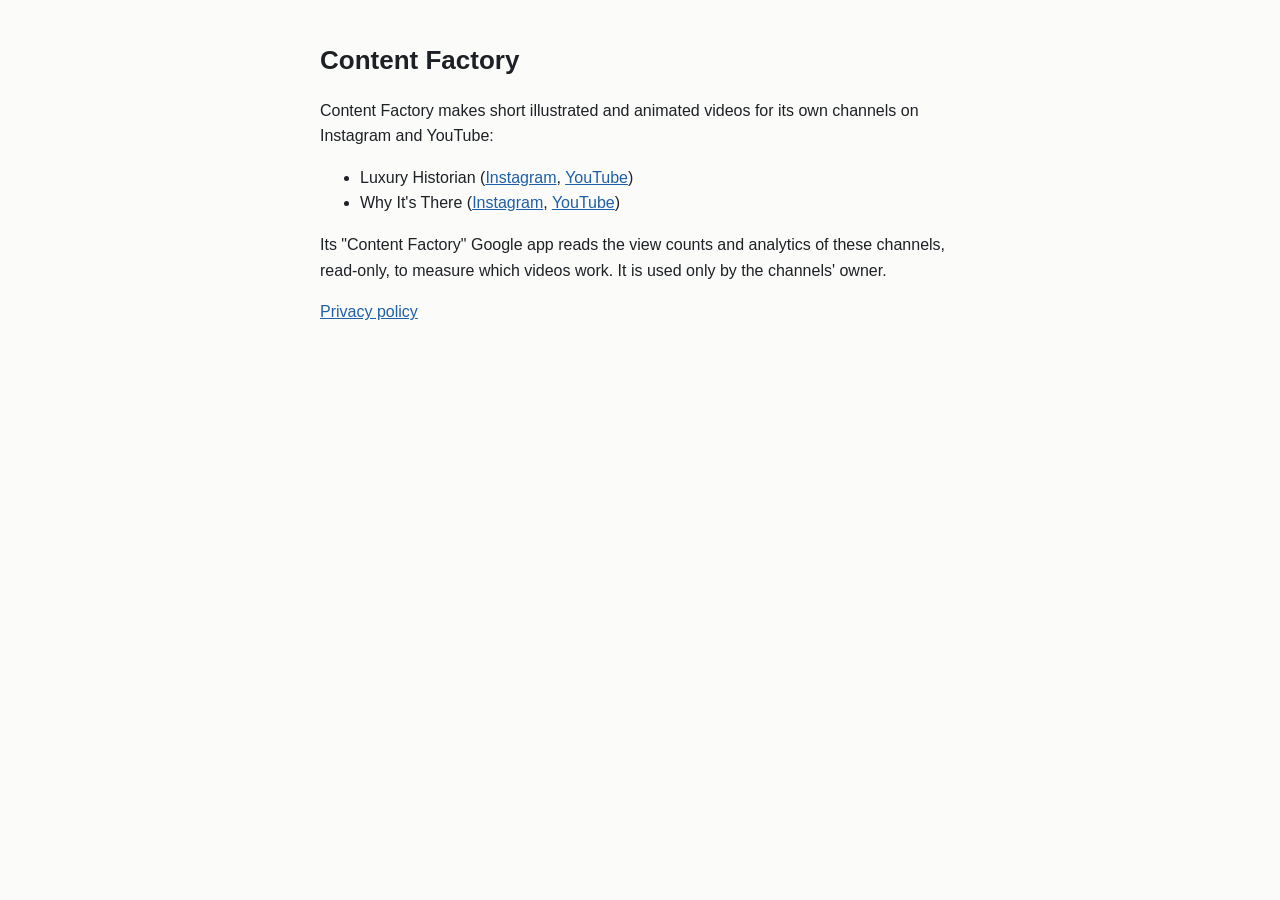
<file: index.html>
<!doctype html>
<html lang="en"><head><meta charset="utf-8"><meta name="viewport" content="width=device-width,initial-scale=1">
<title>Content Factory</title><link rel="stylesheet" href="style.css"></head>
<body><main>
<h1>Content Factory</h1>
<p>Content Factory makes short illustrated and animated videos for its own channels on Instagram and YouTube:</p>
<ul>
<li>Luxury Historian (<a href="https://www.instagram.com/luxuryhistorian/">Instagram</a>, <a href="https://www.youtube.com/@luxuryhistorian">YouTube</a>)</li>
<li>Why It's There (<a href="https://www.instagram.com/why.its.there/">Instagram</a>, <a href="https://www.youtube.com/@why_its_there">YouTube</a>)</li>
</ul>
<p>Its "Content Factory" Google app reads the view counts and analytics of these channels, read-only, to measure which videos work. It is used only by the channels' owner.</p>
<p><a href="privacy.html">Privacy policy</a></p>
</main></body></html>
</file>
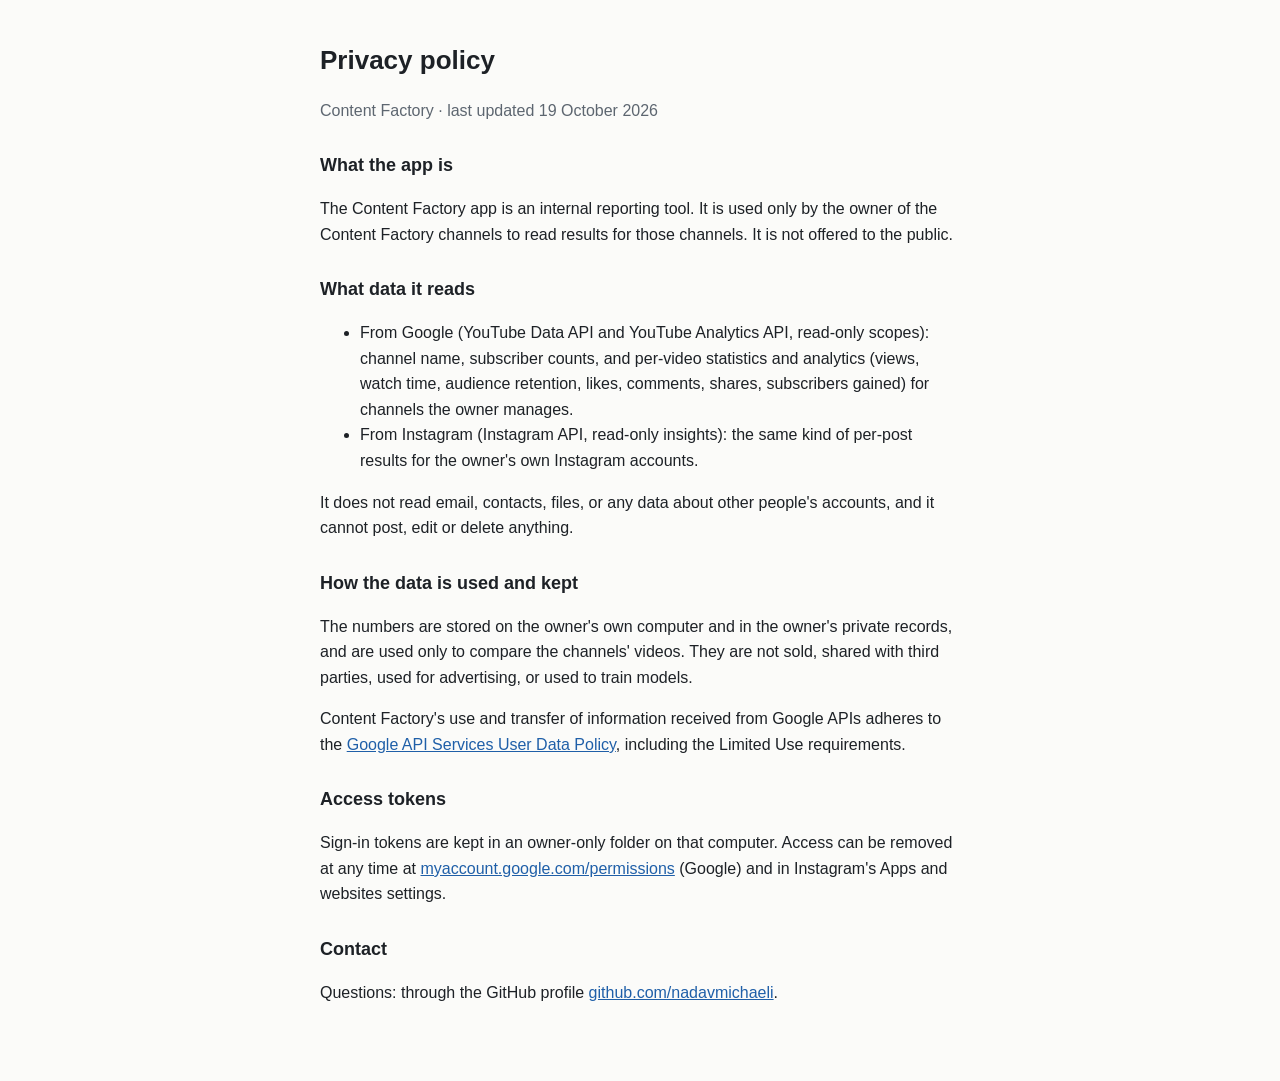
<file: privacy.html>
<!doctype html>
<html lang="en"><head><meta charset="utf-8"><meta name="viewport" content="width=device-width,initial-scale=1">
<title>Privacy policy – Content Factory</title><link rel="stylesheet" href="style.css"></head>
<body><main>
<h1>Privacy policy</h1>
<p class="muted">Content Factory · last updated 19 October 2026</p>
<h2>What the app is</h2>
<p>The Content Factory app is an internal reporting tool. It is used only by the owner of the Content Factory channels to read results for those channels. It is not offered to the public.</p>
<h2>What data it reads</h2>
<ul>
<li>From Google (YouTube Data API and YouTube Analytics API, read-only scopes): channel name, subscriber counts, and per-video statistics and analytics (views, watch time, audience retention, likes, comments, shares, subscribers gained) for channels the owner manages.</li>
<li>From Instagram (Instagram API, read-only insights): the same kind of per-post results for the owner's own Instagram accounts.</li>
</ul>
<p>It does not read email, contacts, files, or any data about other people's accounts, and it cannot post, edit or delete anything.</p>
<h2>How the data is used and kept</h2>
<p>The numbers are stored on the owner's own computer and in the owner's private records, and are used only to compare the channels' videos. They are not sold, shared with third parties, used for advertising, or used to train models.</p>
<p>Content Factory's use and transfer of information received from Google APIs adheres to the <a href="https://developers.google.com/terms/api-services-user-data-policy">Google API Services User Data Policy</a>, including the Limited Use requirements.</p>
<h2>Access tokens</h2>
<p>Sign-in tokens are kept in an owner-only folder on that computer. Access can be removed at any time at <a href="https://myaccount.google.com/permissions">myaccount.google.com/permissions</a> (Google) and in Instagram's Apps and websites settings.</p>
<h2>Contact</h2>
<p>Questions: through the GitHub profile <a href="https://github.com/nadavmichaeli">github.com/nadavmichaeli</a>.</p>
</main></body></html>
</file>
<file: style.css>
:root{--bg:#fbfbf9;--fg:#1d2126;--muted:#5d6670;--accent:#1f5fa8}
@media (prefers-color-scheme:dark){:root{--bg:#14171a;--fg:#e7eaed;--muted:#9aa4ae;--accent:#6aa5e8}}
body{background:var(--bg);color:var(--fg);font:16px/1.6 -apple-system,BlinkMacSystemFont,"Segoe UI",sans-serif;margin:0}
main{max-width:640px;margin:0 auto;padding:40px 18px 60px}
h1{font-size:26px;margin:0 0 8px}h2{font-size:18px;margin:28px 0 6px}
p,li{color:var(--fg)}.muted{color:var(--muted)}a{color:var(--accent)}
</file>
